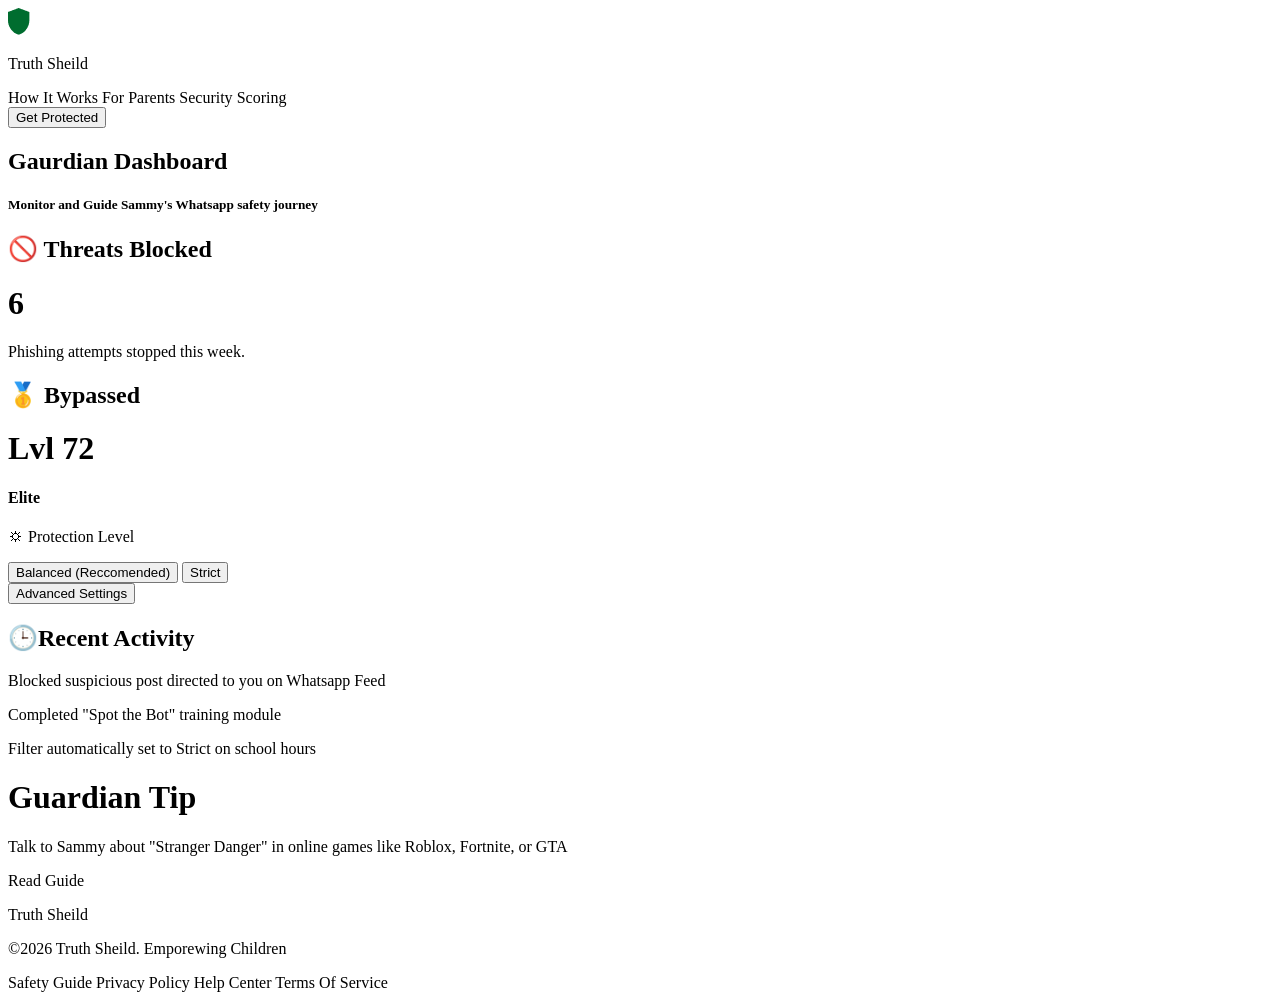
<file: parent.html>
<!DOCTYPE html>
<html lang="en">

<head>
    <meta charset="UTF-8">
    <meta name="viewport" content="width=device-width, initial-scale=1.0">
    <title>Document</title>
</head>

<body>
    <nav>
        <!-- nav section  -->
        <div>
            <img src="Images/sheild.png" alt="">
            <p>Truth Sheild</p>
        </div>
        <div>
            <a>How It Works</a>
            <a>For Parents</a>
            <a>Security</a>
            <a>Scoring</a>
        </div>
        <div>
            <button>Get Protected</button>
        </div>
    </nav>
    <!--guardian section-->
    <div>
        <h2>Gaurdian Dashboard</h2>
        <h5>Monitor and Guide Sammy's Whatsapp safety journey</h5>
    </div>
    <!--guardian2 section-->
    <div>
        <div>
            <h2>🚫 Threats Blocked</h2>
            <h1>6</h1>
            <p>Phishing attempts stopped this week.</p>
            <div>
                <h2>🥇 Bypassed</h2>
                <h1>Lvl 72</h1>
                <h4>Elite</h4>
                <div>
                <p>⛭ Protection Level</p>
                <button>Balanced (Reccomended)</button>
                <button>Strict</button>
                </div>
                <button>Advanced Settings</button>
            </div>
        </div>
        <!--recent section-->
        <diV>
            <h2>🕒Recent Activity</h2>
            <div>
                <p>Blocked suspicious post directed to you on Whatsapp Feed</p>
                <p>Completed "Spot the Bot" training module</p>
                <p>Filter automatically set to Strict on school hours</p>
            </div>
            <div>
                <h1>Guardian Tip</h1>
                <p>Talk to Sammy about "Stranger Danger" in online games like Roblox,
                    Fortnite, or GTA<p></p>
                </p>
                <a>Read Guide</a>
            </div>
        </diV>
    </div>
    <!--footer section-->
    <div>
        <p>Truth Sheild</p>
        <p>©2026 Truth Sheild. Emporewing Children </p>
        <a>Safety Guide</a>
        <a>Privacy Policy</a>
        <a>Help Center</a>
        <a>Terms Of Service</a>
    </div>
</body>

</html>
</file>
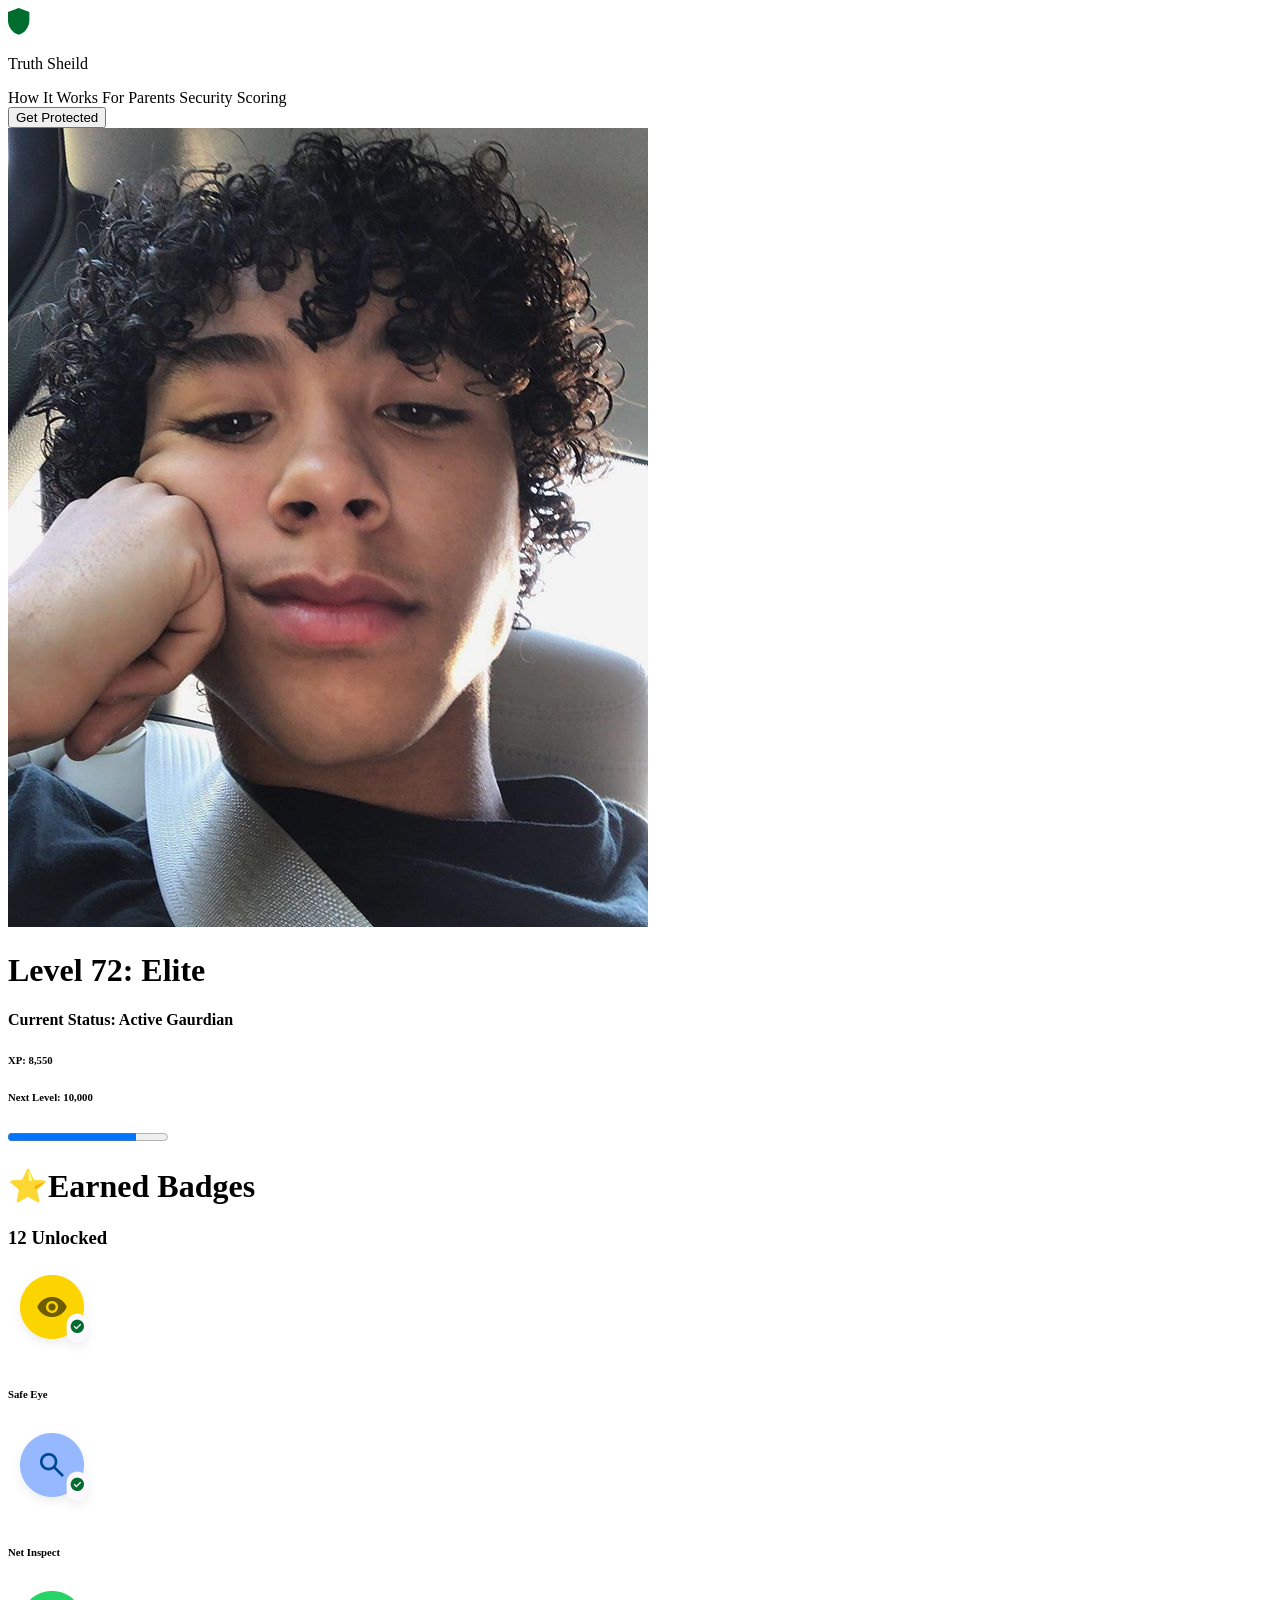
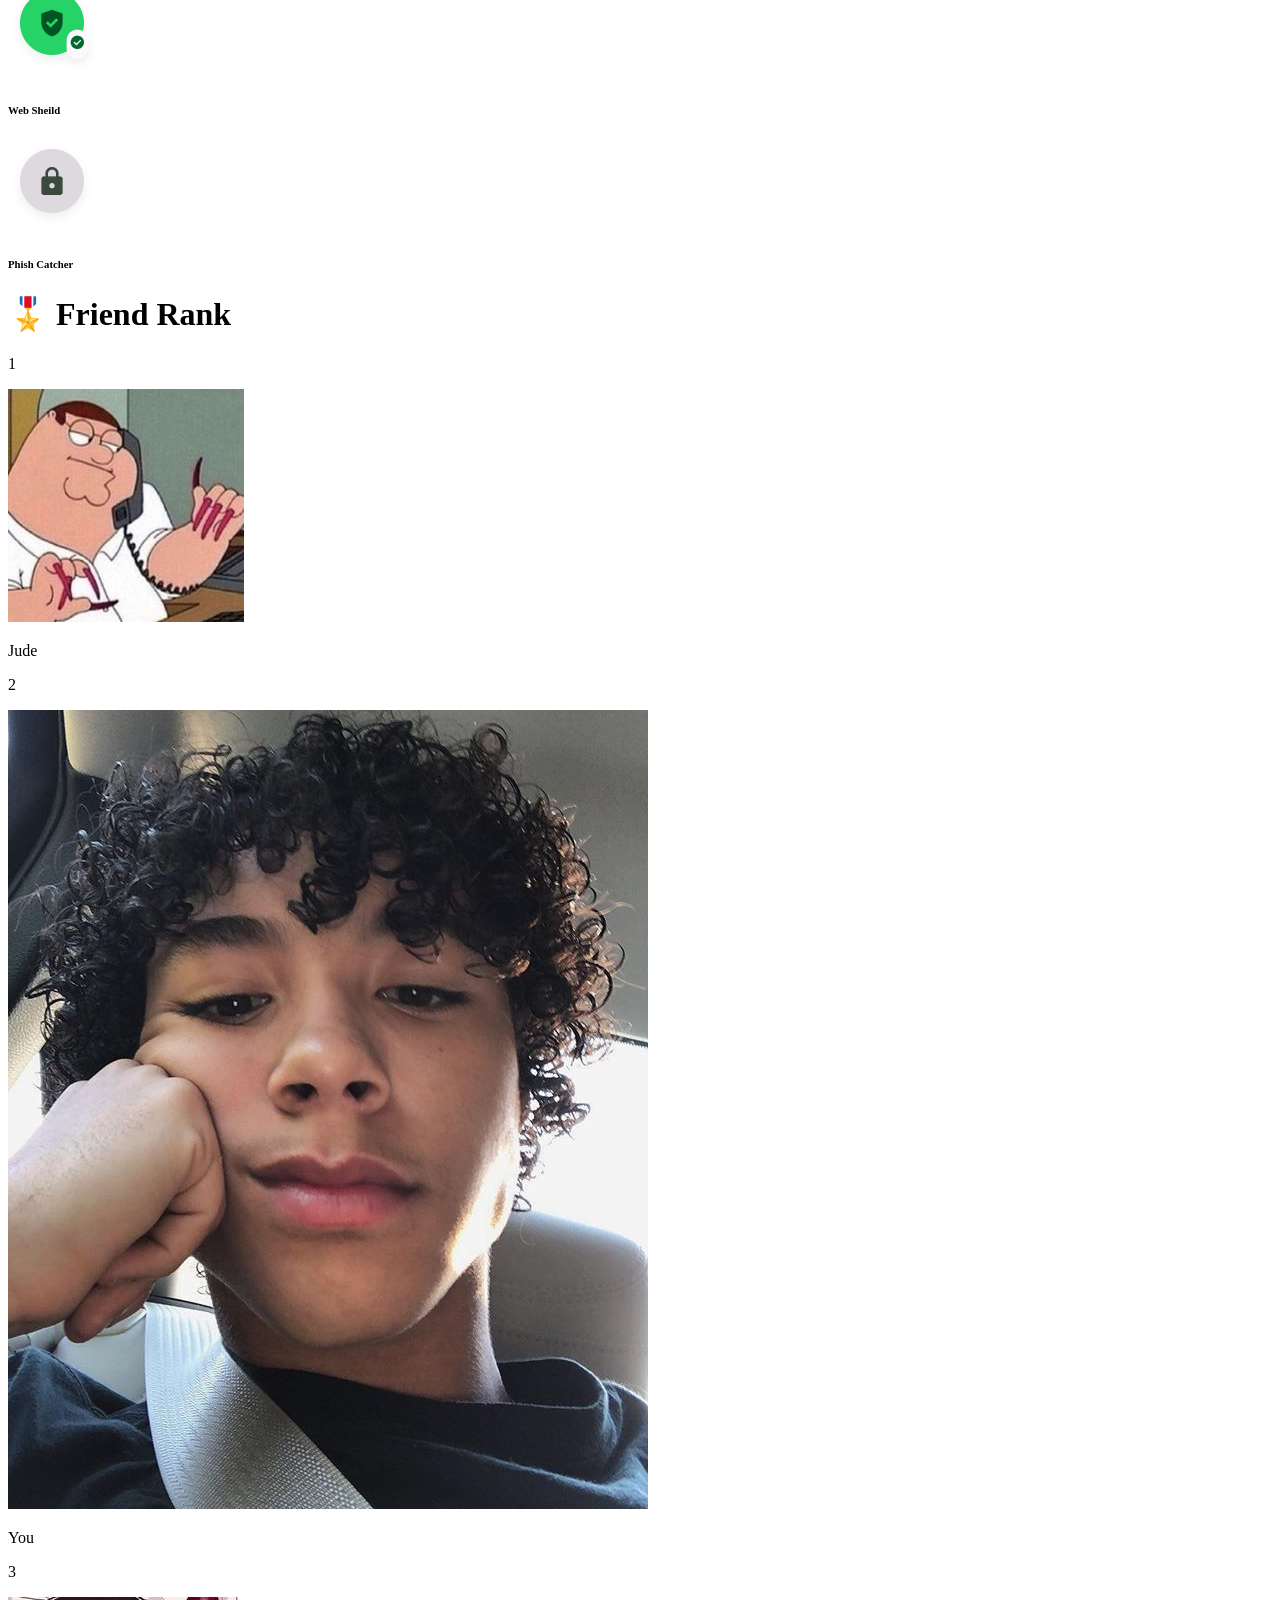
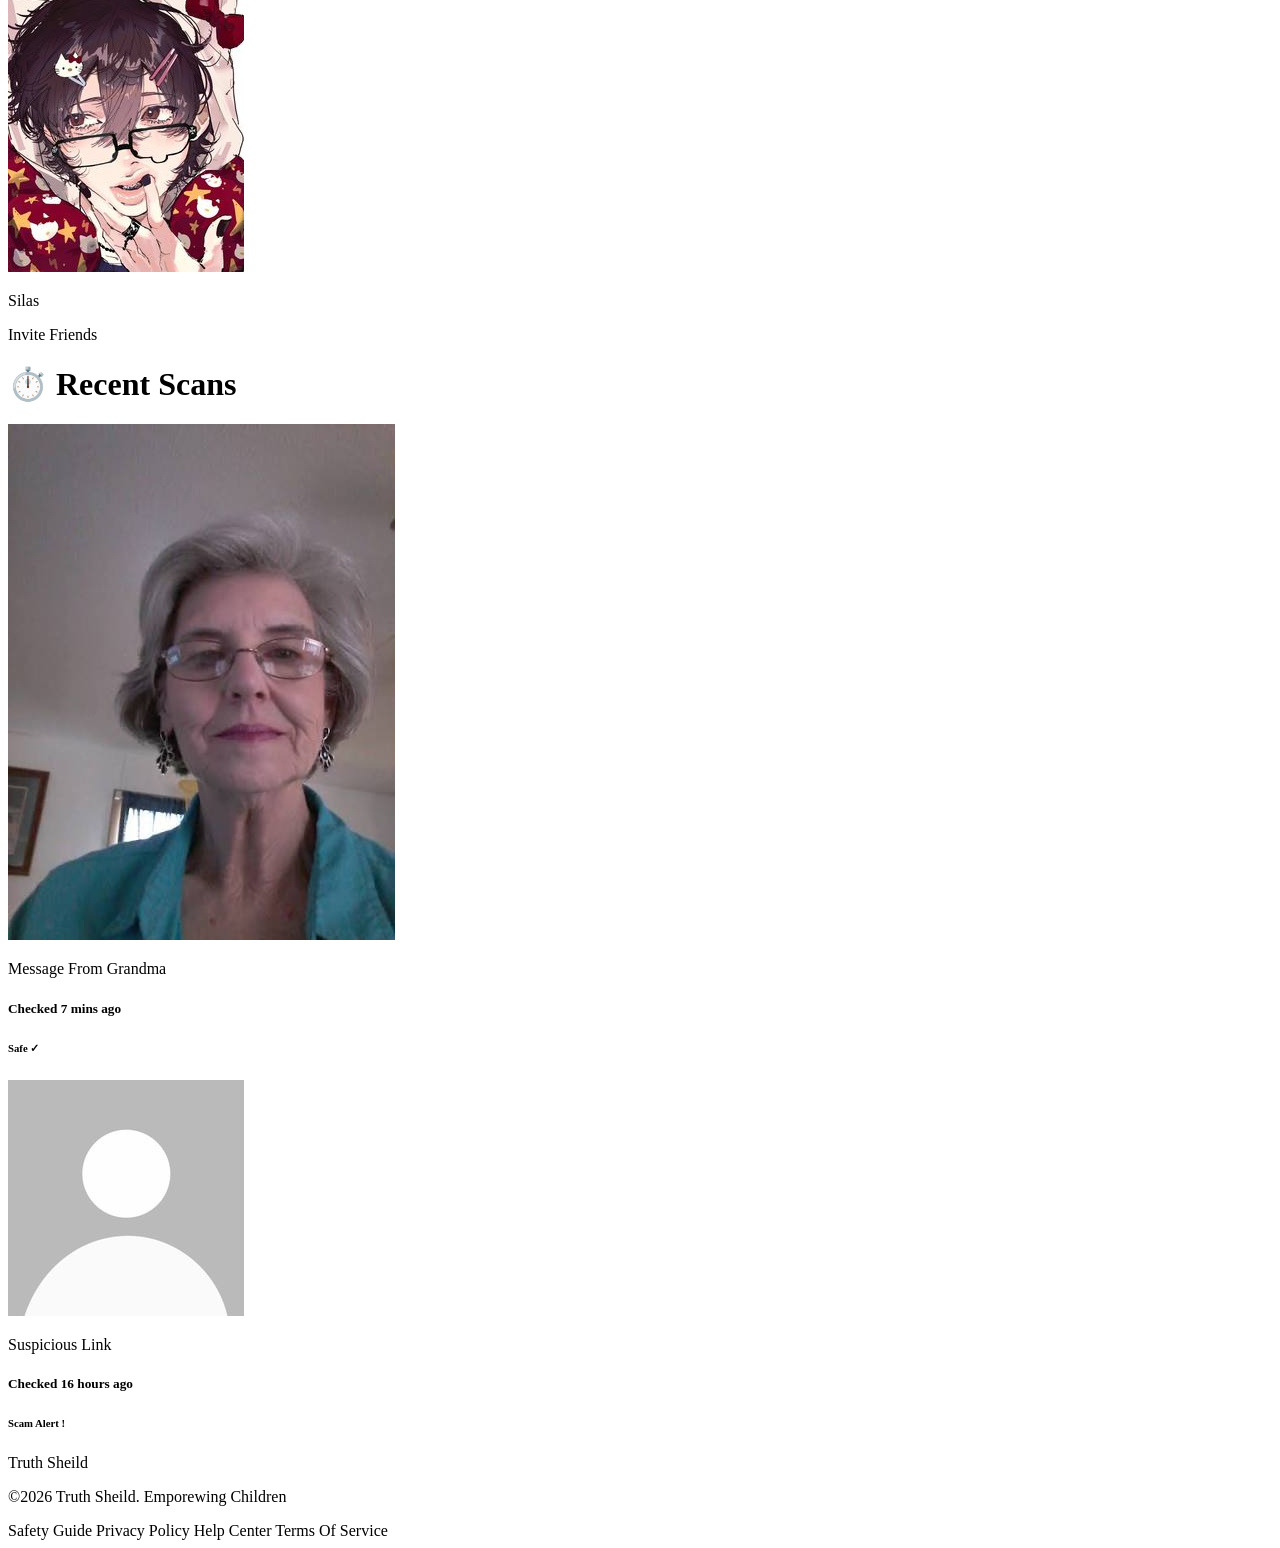
<file: profile.html>
<!DOCTYPE html>
<html lang="en">

<head>
    <meta charset="UTF-8">
    <meta name="viewport" content="width=device-width, initial-scale=1.0">
    <title>Document</title>

</head>

<body>
    <nav>
        <!-- nav section  -->
        <div>
            <img src="Images/sheild.png" alt="">
            <p>Truth Sheild</p>
        </div>
        <div>
            <a>How It Works</a>
            <a>For Parents</a>
            <a>Security</a>
            <a>Scoring</a>
        </div>
        <div>
            <button>Get Protected</button>
        </div>
    </nav>
    <!--status section-->
    <div>
        <img src="Images/sammy.jpg" alt="">
        <div>
            <div>
                <h1>Level 72: Elite </h1>
            </div>
            <h4>Current Status: Active Gaurdian</h4>
        </div>
        <div>
            <h6>XP: 8,550</h6>
            <h6>Next Level: 10,000</h6>
        </div>
        <div>
            <progress value="80" max="100"></progress>
        </div>
    </div>
    <!--badges section-->
    <div>
        <h1>⭐Earned Badges</h2>
            <div>
                <h3>12 Unlocked
        </h1>
        <div>
            <img src="Images/eye.png" alt="">
        </div>
        <div>
            <h6>Safe Eye</h1>
        </div>
        <div>
            <img src="Images/search.png" alt="">
        </div>
        <div>
            <h6>Net Inspect</h6>
        </div>
        <div>
            <img src="Images/shield-tick.png" alt="">
            <div>
                <h6>Web Sheild</h6>
                <div>
                    <img src="Images/lock.png" alt="">
                </div>
                <div>
                    <h6>Phish Catcher</h6>
                </div>
                <!--friend section-->
                <div>
                    <div>
                        <h1>🎖️ Friend Rank</h1>
                    </div>
                    <div>
                        <p>1</p> <img src="Images/jude.jpg" alt="">
                        <p>Jude</p>
                    </div>
                    <div>
                        <p>2</p> <img src="Images/sammy.jpg" alt="">
                        <p>You</p>
                    </div>
                    <div>
                        <p>3</p> <img src="Images/silas.jpg" alt="">
                        <p>Silas</p>
                    </div>
                    <div>
                        <a>Invite Friends</a>
                    </div>
                    <!--recent section-->
                    <div>
                        <div>
                            <h1>⏱️ Recent Scans</h1>
                        </div>
                        <div>
                            <img src="Images/grandma.jpg" alt=""> <p>Message From Grandma</p>
                        </div>
                        <div>
                            <h5>Checked 7 mins ago</h5>          <h6>Safe ✓</h6>
                        </div>
                        <div>
                            <img src="Images/default.jpg" alt=""> <p>Suspicious Link</p>
                        </div>
                        <div>
                            <h5>Checked 16 hours ago</h5>         <h6>Scam Alert !</h6>
                        </div>
                    </div>

                    </div>
    <!--footer section-->
    <div>
        <p>Truth Sheild</p>
        <p>©2026 Truth Sheild. Emporewing Children </p>
        <a>Safety Guide</a>
        <a>Privacy Policy</a>
        <a>Help Center</a>
        <a>Terms Of Service</a>
    </div>


</body>

</html>
</file>
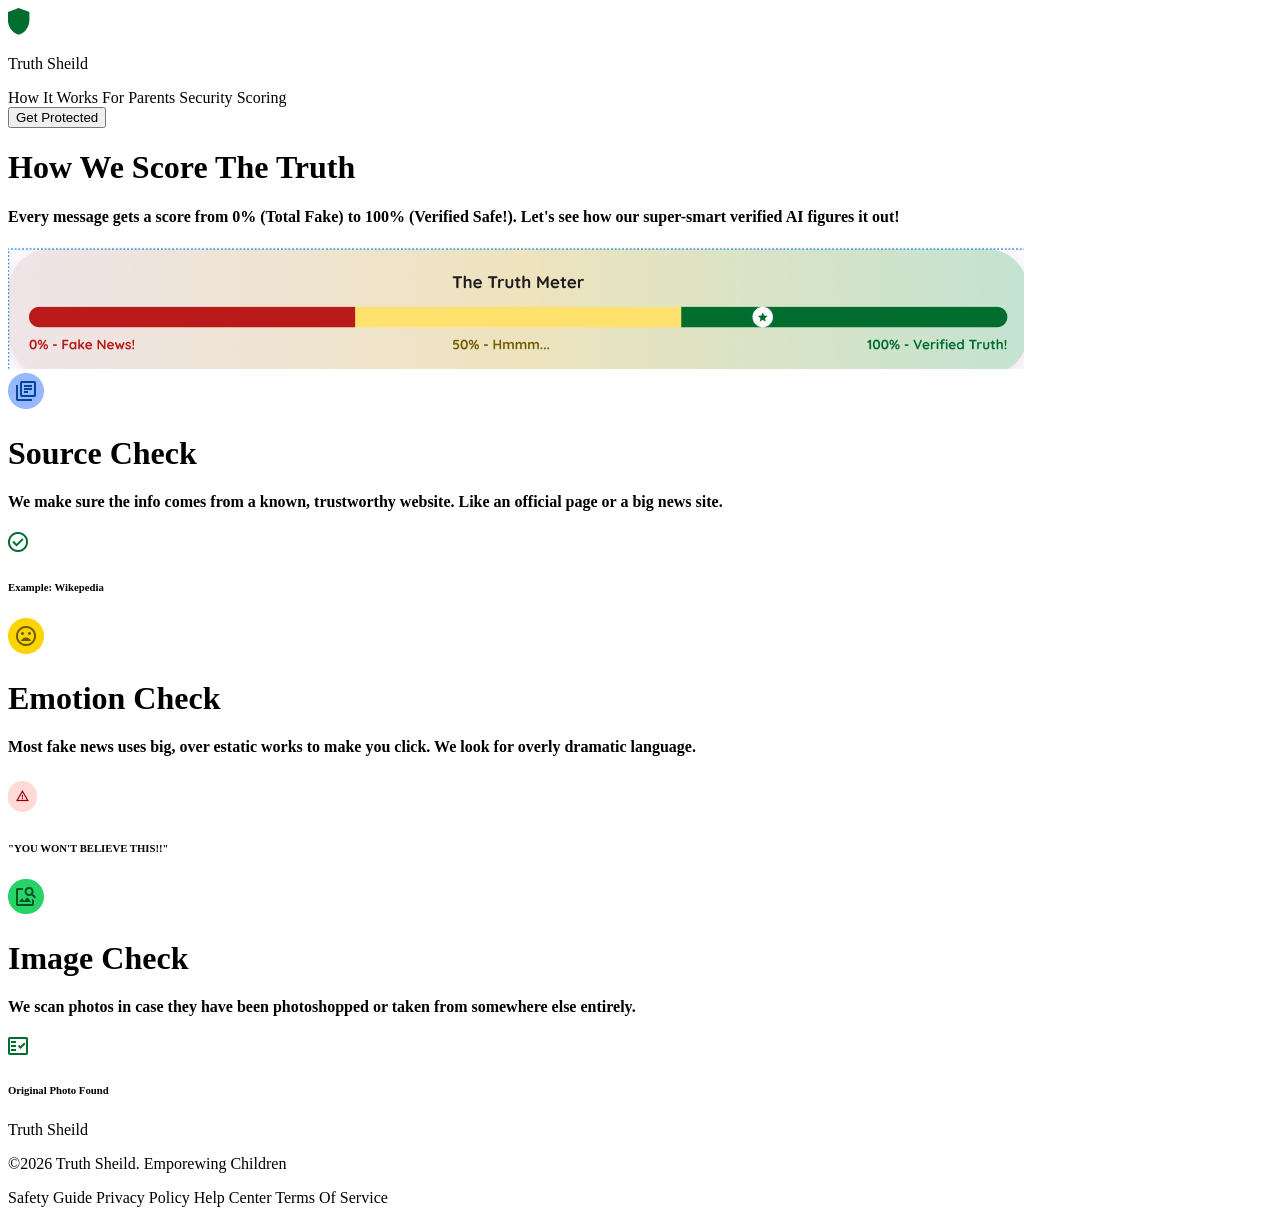
<file: scoring.html>
<!DOCTYPE html>
<html lang="en">

<head>
    <meta charset="UTF-8">
    <meta name="viewport" content="width=device-width, initial-scale=1.0">
    <title>Document</title>

</head>

<body>
    <nav>
        <!-- nav section  -->
        <div>
            <img src="Images/sheild.png" alt="">
            <p>Truth Sheild</p>
        </div>
        <div>
            <a>How It Works</a>
            <a>For Parents</a>
            <a>Security</a>
            <a>Scoring</a>
        </div>
        <div>
            <button>Get Protected</button>
        </div>
    </nav>
    <!--how section-->
    <div>
        <div>
            <h1>How We Score The Truth</h1>
        </div>
        <div>
            <h4>Every message gets a score from 0% (Total Fake) to 100% (Verified Safe!).
                Let's see how our super-smart verified AI figures it out!
            </h4>
        </div>
        <div>
            <img src="Images/bar.png" alt="">
        </div>
        <!--checking section-->
        <div>
            <div>
                <img src="Images/paper.png" alt="">
                <h1>Source Check</h1>
            </div>
            <div>
                <h4>We make sure the info comes from a known, trustworthy website.
                    Like an official page or a big news site.
                </h4>
            </div>
            <div>
                <img src="Images/green-tick.png" alt="">
                <h6>Example: Wikepedia</h6>
            </div>
            <div>
                <img src="Images/emoji.png" alt="">
                <h1>Emotion Check</h1>
            </div>
            <div>
                <h4>Most fake news uses big, over estatic works to make you click.
                    We look for overly dramatic language.
                </h4>
            </div>
            <div>
                <img src="Images/danger.png" alt="">
                <h6>"YOU WON'T BELIEVE THIS!!"</h6>
            </div>
            <div>
                <img src="Images/search-image.png">
                <h1>Image Check</h1>
            </div>
            <div>
                <h4>We scan photos in case they have been photoshopped or taken from somewhere
                    else entirely.
                </h4>
            </div>
            <div>
                <img src="Images/news.png" alt="">
                <h6>Original Photo Found</h6>
            </div>

        </div>
        <!--footer section-->
    <div>
        <p>Truth Sheild</p>
        <p>©2026 Truth Sheild. Emporewing Children </p>
        <a>Safety Guide</a>
        <a>Privacy Policy</a>
        <a>Help Center</a>
        <a>Terms Of Service</a>
    </div>
</body>

</html>
</file>
